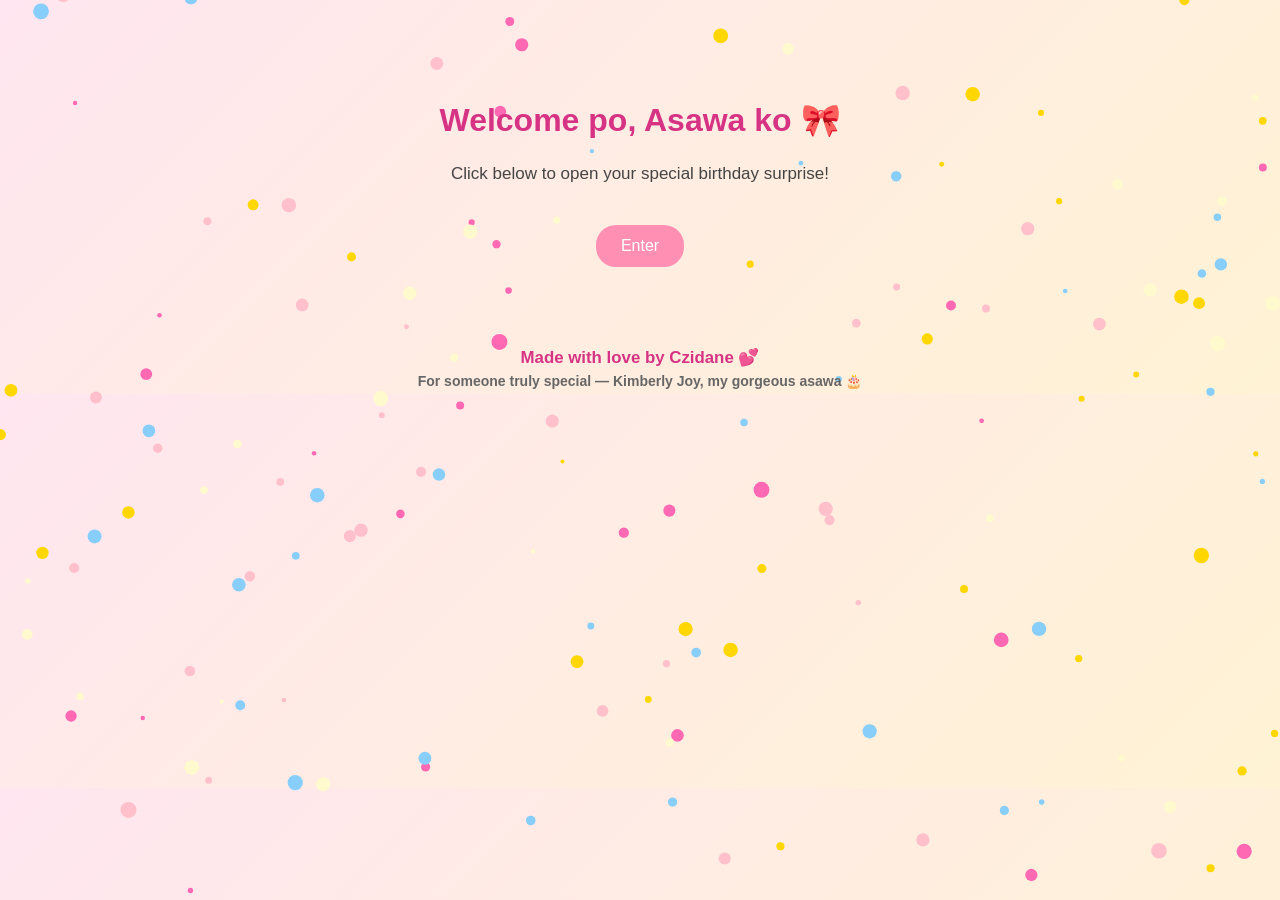
<file: index.html>
<!DOCTYPE html>
<html lang="en">
<head>
  <meta charset="UTF-8">
  <meta name="viewport" content="width=device-width, initial-scale=1.0">
  <title>Gift for Kimberly Joy 💖</title>
  <link rel="stylesheet" href="style.css">
  <script defer src="script.js"></script>
</head>
<body class="fade-in">
  <canvas id="confetti"></canvas>
  <div class="container">
    <h1>Welcome po, Asawa ko 🎀</h1>
<p>Click below to open your special birthday surprise!</p>
    <button onclick="window.location.href='home.html'">Enter</button>
  </div>
  <footer>
    <h3>Made with love by Czidane 💕</h3>
    <h3 class="small">For someone truly special — Kimberly Joy, my gorgeous asawa 🎂</h3>
  </footer>
</body>
</html>
</file>
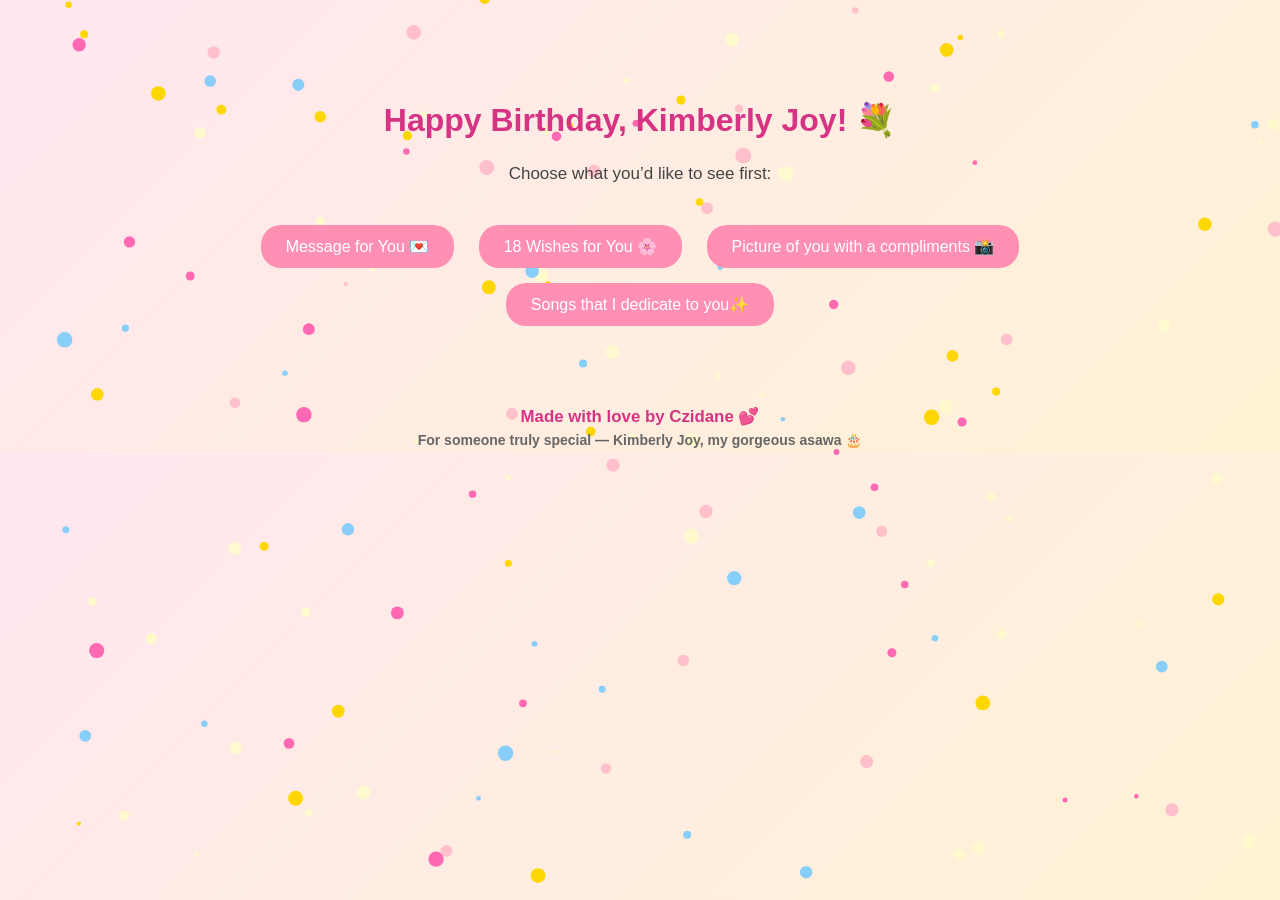
<file: home.html>
<!DOCTYPE html>
<html lang="en">
<head>
  <meta charset="UTF-8">
  <meta name="viewport" content="width=device-width, initial-scale=1.0">
  <title>Happy Birthday Kimberly Joy 🎉</title>
  <link rel="stylesheet" href="style.css">
  <script defer src="script.js"></script>
</head>
<body class="fade-in">
  <canvas id="confetti"></canvas>
  <div class="container">
    <h1>Happy Birthday, Kimberly Joy! 💐</h1>
    <p>Choose what you’d like to see first:</p>
    <div class="buttons">
      <button onclick="goTo('message.html')">Message for You 💌</button>
      <button onclick="goTo('wishes.html')">18 Wishes for You 🌸</button>
      <button onclick="goTo('memories.html')">Picture of you with a compliments 📸</button>
      <button onclick="goTo('songsforher.html')">Songs that I dedicate to you✨</button>
    </div>

    <audio id="bg-music" autoplay loop>
      <source src="music/youruniverse.mp3" type="audio/mpeg">
    </audio>
  </div>
   <footer>
    <h3>Made with love by Czidane 💕</h3>
    <h3 class="small">For someone truly special — Kimberly Joy, my gorgeous asawa 🎂</h3>
  </footer>
</body>
</html>
</file>
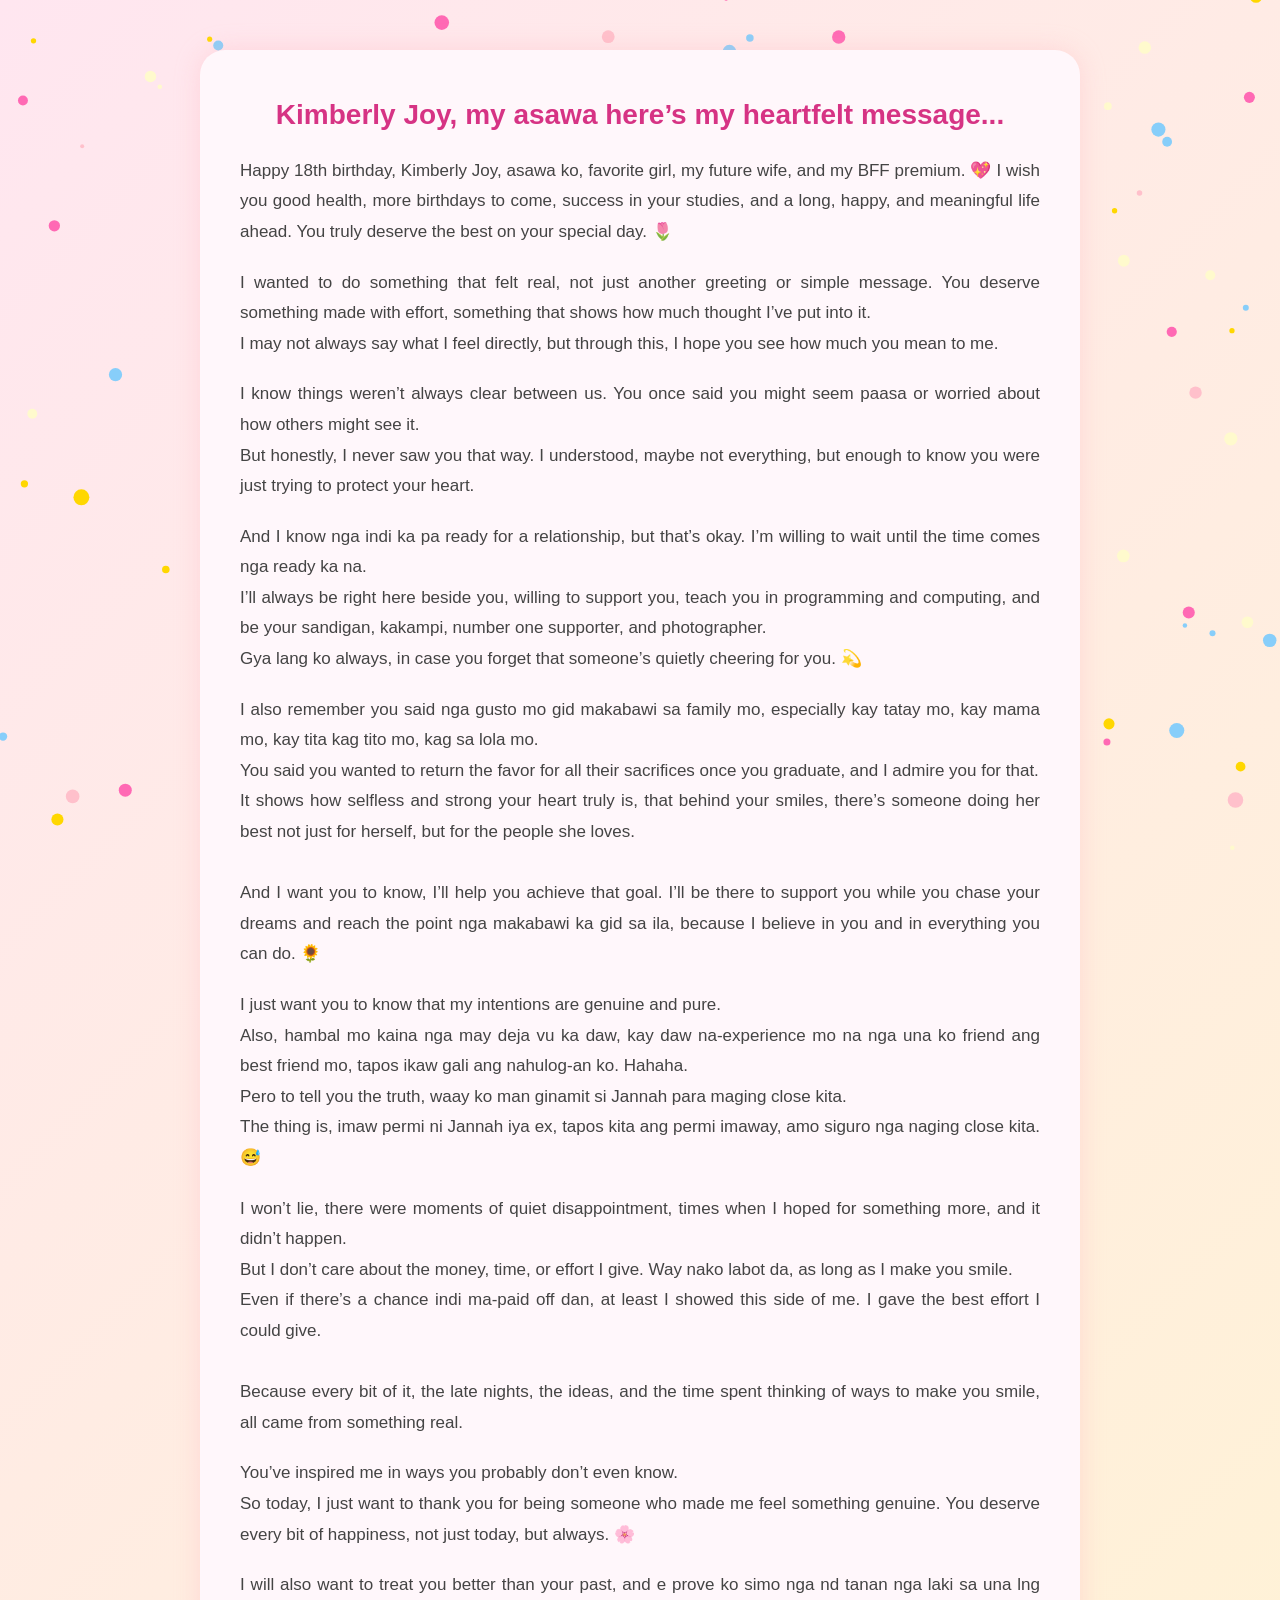
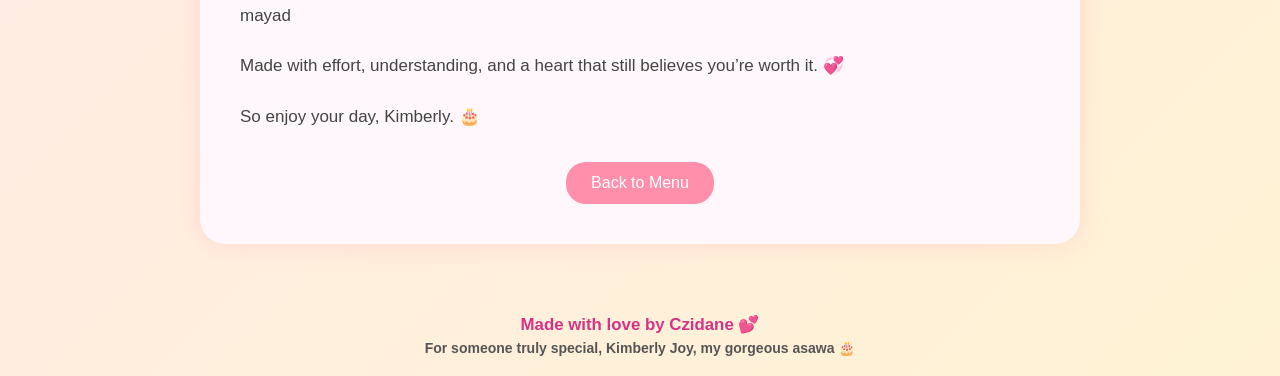
<file: message.html>
<!DOCTYPE html>
<html lang="en">
<head>
  <meta charset="UTF-8">
  <meta name="viewport" content="width=device-width, initial-scale=1.0">
  <title>Message for You 💌</title>
  <link rel="stylesheet" href="style.css">
  <script defer src="script.js"></script>

  <style>
    body {
      font-family: "Poppins", sans-serif;
      background-color: #fff0f6;
      margin: 0;
      padding: 0;
      color: #333;
    }

    .fade-in {
      animation: fadeIn 1.5s ease-in;
    }

    @keyframes fadeIn {
      from { opacity: 0; }
      to { opacity: 1; }
    }

    .container {
      background-color: #fff7fb;
      padding: 30px 40px;
      border-radius: 25px;
      box-shadow: 0 0 25px rgba(255, 182, 193, 0.4);
      max-width: 800px;
      margin: 50px auto;
    }

    h1 {
      text-align: center;
      color: #d63384;
      font-size: 28px;
      margin-bottom: 25px;
    }

    p {
      text-align: justify;
      line-height: 1.8;
      font-size: 17px;
      margin-bottom: 20px;
    }

    button {
      display: block;
      margin: 30px auto 10px auto;
      padding: 12px 25px;
      background-color: #ff8fab;
      color: white;
      border: none;
      border-radius: 20px;
      font-size: 16px;
      cursor: pointer;
      transition: 0.3s;
    }

    button:hover {
      background-color: #ff6b94;
      transform: scale(1.05);
    }

    footer {
      text-align: center;
      margin-top: 30px;
      padding: 15px;
    }

    footer h3 {
      margin: 5px;
      color: #d63384;
    }

    footer .small {
      font-size: 14px;
      color: #555;
    }
  </style>
</head>

<body class="fade-in message-page">
  <canvas id="confetti"></canvas>

  <div class="container">
    <h1>Kimberly Joy, my asawa here’s my heartfelt message...</h1>

    <p>Happy 18th birthday, Kimberly Joy, asawa ko, favorite girl, my future wife, and my BFF premium. 💖
    I wish you good health, more birthdays to come, success in your studies, and a long, happy, and meaningful life ahead. You truly deserve the best on your special day. 🌷</p>

    <p>I wanted to do something that felt real, not just another greeting or simple message. You deserve something made with effort, something that shows how much thought I’ve put into it.<br>
    I may not always say what I feel directly, but through this, I hope you see how much you mean to me.</p>

    <p>I know things weren’t always clear between us. You once said you might seem paasa or worried about how others might see it.<br>
    But honestly, I never saw you that way. I understood, maybe not everything, but enough to know you were just trying to protect your heart.</p>

    <p>And I know nga indi ka pa ready for a relationship, but that’s okay. I’m willing to wait until the time comes nga ready ka na.<br>
    I’ll always be right here beside you, willing to support you, teach you in programming and computing, and be your sandigan, kakampi, number one supporter, and photographer.<br>
    Gya lang ko always, in case you forget that someone’s quietly cheering for you. 💫</p>

    <p>I also remember you said nga gusto mo gid makabawi sa family mo, especially kay tatay mo, kay mama mo, kay tita kag tito mo, kag sa lola mo.<br>
    You said you wanted to return the favor for all their sacrifices once you graduate, and I admire you for that.<br>
    It shows how selfless and strong your heart truly is, that behind your smiles, there’s someone doing her best not just for herself, but for the people she loves.<br><br>
    And I want you to know, I’ll help you achieve that goal. I’ll be there to support you while you chase your dreams and reach the point nga makabawi ka gid sa ila, because I believe in you and in everything you can do. 🌻</p>

    <p>I just want you to know that my intentions are genuine and pure.<br>
    Also, hambal mo kaina nga may deja vu ka daw, kay daw na-experience mo na nga una ko friend ang best friend mo, tapos ikaw gali ang nahulog-an ko. Hahaha.<br>
    Pero to tell you the truth, waay ko man ginamit si Jannah para maging close kita.<br>
    The thing is, imaw permi ni Jannah iya ex, tapos kita ang permi imaway, amo siguro nga naging close kita. 😅</p>

    <p>I won’t lie, there were moments of quiet disappointment, times when I hoped for something more, and it didn’t happen.<br>
    But I don’t care about the money, time, or effort I give. Way nako labot da, as long as I make you smile.<br>
    Even if there’s a chance indi ma-paid off dan, at least I showed this side of me. I gave the best effort I could give.<br><br>
    Because every bit of it, the late nights, the ideas, and the time spent thinking of ways to make you smile, all came from something real.</p>

    <p>You’ve inspired me in ways you probably don’t even know.<br>
    So today, I just want to thank you for being someone who made me feel something genuine. You deserve every bit of happiness, not just today, but always. 🌸</p>
    <p>I will also want to treat you better than your past, and e prove ko simo nga nd tanan nga laki sa una lng mayad</p>

    <p>Made with effort, understanding, and a heart that still believes you’re worth it. 💞</p>
    <p>So enjoy your day, Kimberly. 🎂</p>

    <button onclick="goTo('home.html')">Back to Menu</button>
  </div>

  <audio id="bg-music" autoplay loop>
    <source src="music/youruniverse.mp3" type="audio/mpeg">
  </audio>

  <footer>
    <h3>Made with love by Czidane 💕</h3>
    <h3 class="small">For someone truly special, Kimberly Joy, my gorgeous asawa 🎂</h3>
  </footer>
</body>
</html>
</file>
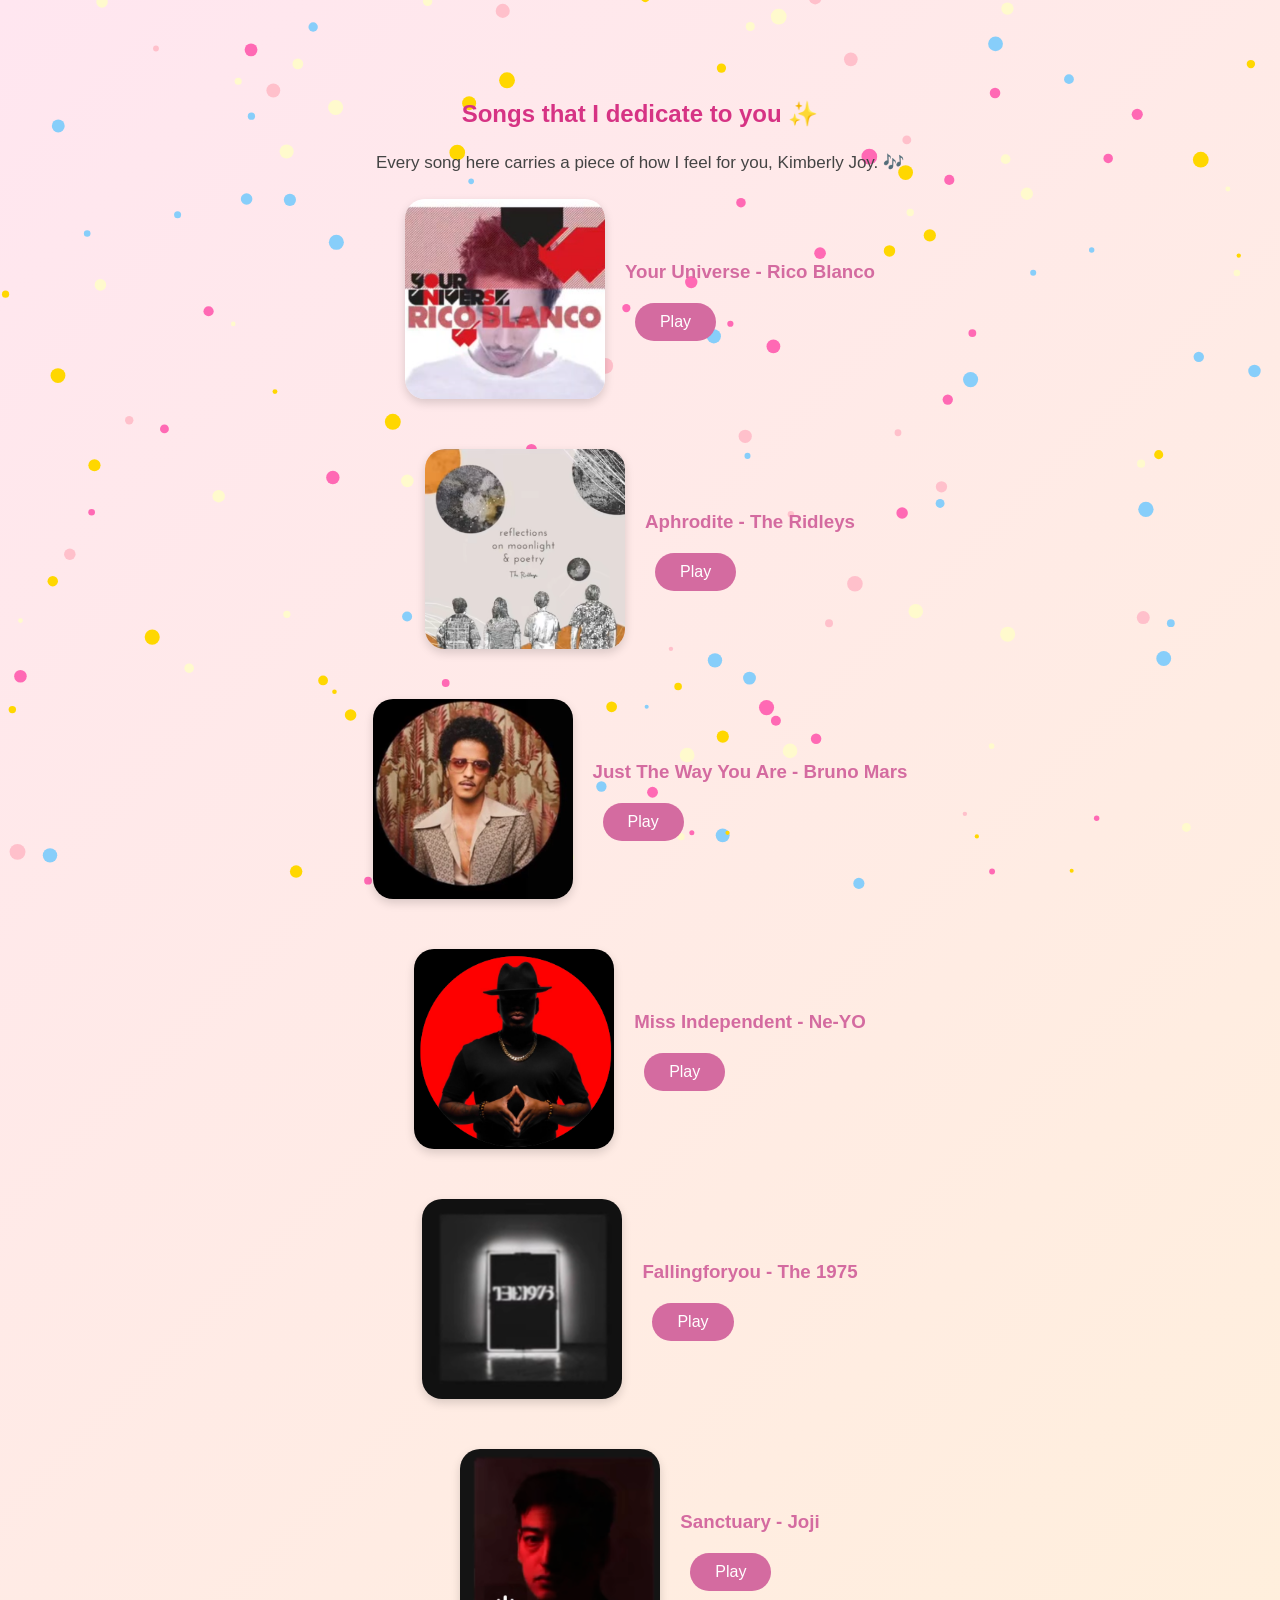
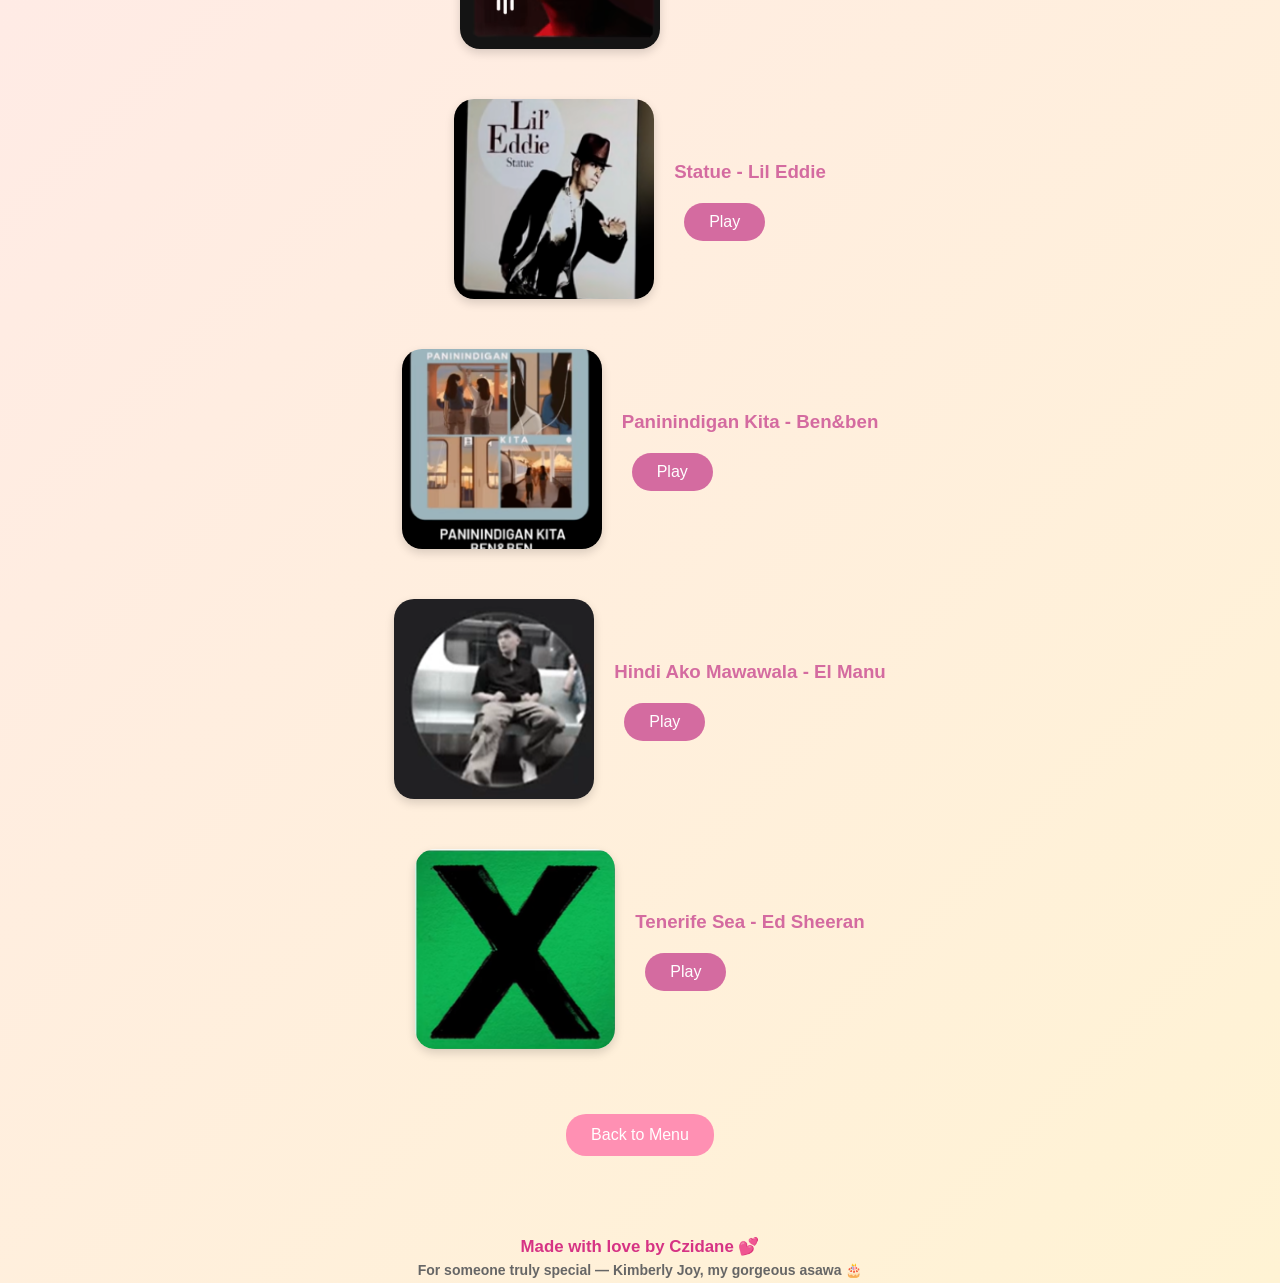
<file: songsforher.html>
<!DOCTYPE html>
<html lang="en">
<head>
  <meta charset="UTF-8">
  <meta name="viewport" content="width=device-width, initial-scale=1.0">
  <title>Songs that I dedicate to you ✨</title>
  <link rel="stylesheet" href="style.css">
  <script defer src="script.js"></script>
  <style>
    /* --- Song Page Styling Add-ons --- */
    .song-section {
      display: flex;
      flex-wrap: wrap;
      align-items: center;
      justify-content: center;
      margin-bottom: 50px;
      gap: 20px;
    }

    .song-section img {
      width: 200px;
      height: 200px;
      object-fit: cover;
      border-radius: 20px;
      box-shadow: 0 4px 10px rgba(0,0,0,0.15);
    }

    .song-info {
      max-width: 500px;
      text-align: left;
    }

    .song-info h3 {
      color: #d46ba0;
      margin: 5px 0 10px 0;
    }

    .song-description {
      color: #555;
      font-size: 16px;
      text-align: justify;
      margin-top: 10px;
      line-height: 1.7;
    }

    button.play-btn {
      background-color: #d46ba0;
      color: white;
      border: none;
      border-radius: 25px;
      padding: 10px 25px;
      font-size: 16px;
      cursor: pointer;
      transition: 0.3s;
      margin-top: 10px;
    }

    button.play-btn:hover {
      background-color: #b3668f;
    }

    audio {
      display: none;
    }
  </style>
</head>
<body class="fade-in">
  <canvas id="confetti"></canvas>

  <div class="container">
    <h2>Songs that I dedicate to you ✨</h2>
    <p>Every song here carries a piece of how I feel for you, Kimberly Joy. 🎶</p>

    <div class="song-section">
      <img src="songsalbum/youruniversealbum.png" alt="Your Universe Album">
      <div class="song-info">
        <h3>Your Universe - Rico Blanco</h3>
        <button class="play-btn" onclick="playSong('song1')">Play</button>
        <audio id="song1" src="music/youruniverse.mp3"></audio>
      </div>
    </div>
    <div class="song-section">
      <img src="songsalbum/aphroditealbum.png" alt="Your Universe Album">
      <div class="song-info">
        <h3>Aphrodite - The Ridleys</h3>
        <button class="play-btn" onclick="playSong('song2')">Play</button>
        <audio id="song2" src="music/aphrodite.mp3"></audio>
      </div>
    </div>
    <div class="song-section">
      <img src="songsalbum/justthewayyouarealbum.png" alt="Your Universe Album">
      <div class="song-info">
        <h3>Just The Way You Are - Bruno Mars</h3>
        <button class="play-btn" onclick="playSong('song3')">Play</button>
        <audio id="song3" src="music/justthewayyouare.mp3"></audio>
      </div>
    </div>
    <div class="song-section">
      <img src="songsalbum/missindependentalbum.png" alt="Your Universe Album">
      <div class="song-info">
        <h3>Miss Independent - Ne-YO</h3>
        <button class="play-btn" onclick="playSong('song4')">Play</button>
        <audio id="song4" src="music/missindependent.mp3"></audio>
      </div>
    </div>
    <div class="song-section">
      <img src="songsalbum/fallingforyoualbum.png" alt="Your Universe Album">
      <div class="song-info">
        <h3>Fallingforyou - The 1975</h3>
        <button class="play-btn" onclick="playSong('song5')">Play</button>
        <audio id="song5" src="music/fallingforyou.mp3"></audio>
      </div>
    </div>
    <div class="song-section">
      <img src="songsalbum/sanctuaryalbum.png" alt="Your Universe Album">
      <div class="song-info">
        <h3>Sanctuary - Joji</h3>
        <button class="play-btn" onclick="playSong('song6')">Play</button>
        <audio id="song6" src="music/sanctuary.mp3"></audio>
      </div>
    </div>
    <div class="song-section">
      <img src="songsalbum/statuealbum.png" alt="Your Universe Album">
      <div class="song-info">
        <h3>Statue - Lil Eddie</h3>
        <button class="play-btn" onclick="playSong('song7')">Play</button>
        <audio id="song7" src="music/statue.mp3"></audio>
      </div>
    </div>
    <div class="song-section">
      <img src="songsalbum/paninindigankitaalbum.png" alt="Your Universe Album">
      <div class="song-info">
        <h3>Paninindigan Kita - Ben&ben</h3>
        <button class="play-btn" onclick="playSong('song8')">Play</button>
        <audio id="song8" src="music/paninindigankita.mp3"></audio>
      </div>
    </div>
    <div class="song-section">
      <img src="songsalbum/hindiakomawawalaalbum.png" alt="Your Universe Album">
      <div class="song-info">
        <h3>Hindi Ako Mawawala - El Manu</h3>
        <button class="play-btn" onclick="playSong('song9')">Play</button>
        <audio id="song9" src="music/hindiakomawawala.mp3"></audio>
      </div>
    </div>
    <div class="song-section">
      <img src="songsalbum/tenerifeseaalbum.png" alt="Your Universe Album">
      <div class="song-info">
        <h3>Tenerife Sea - Ed Sheeran</h3>
        <button class="play-btn" onclick="playSong('song10')">Play</button>
        <audio id="song10" src="music/tenerifesea.mp3"></audio>
      </div>
    </div>
    <button onclick="goTo('home.html')">Back to Menu</button>
  </div>

 <footer>
    <h3>Made with love by Czidane 💕</h3>
    <h3 class="small">For someone truly special — Kimberly Joy, my gorgeous asawa 🎂</h3>
  </footer>

  <script>
    let currentSong = null;
    function playSong(id) {
      if (currentSong && currentSong !== document.getElementById(id)) {
        currentSong.pause();
        currentSong.currentTime = 0;
      }
      const song = document.getElementById(id);
      if (song.paused) {
        song.play();
        currentSong = song;
      } else {
        song.pause();
      }
    }
  </script>
</body>
</html>
</file>
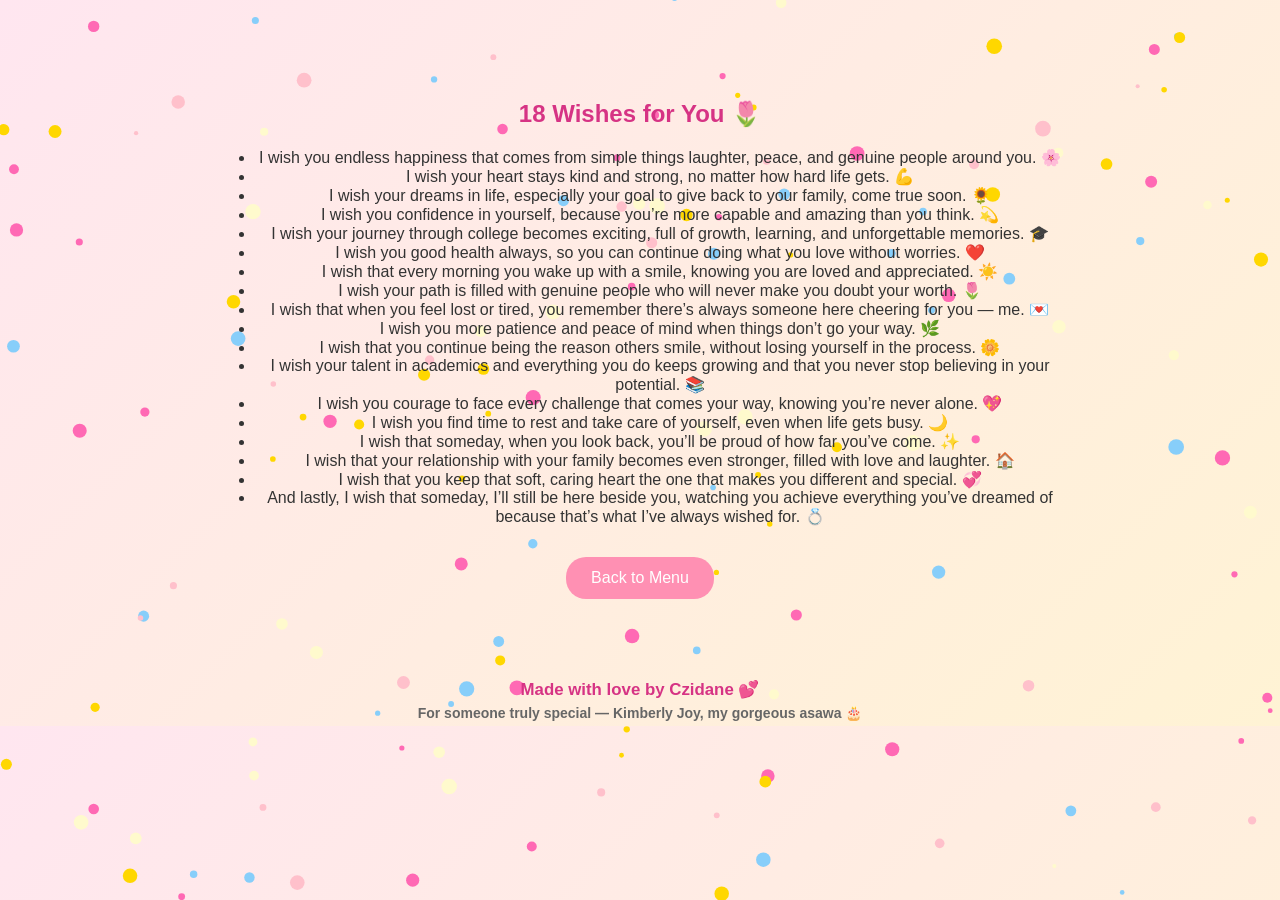
<file: wishes.html>
<!DOCTYPE html>
<html lang="en">
<head>
  <meta charset="UTF-8">
  <meta name="viewport" content="width=device-width, initial-scale=1.0">
  <title>18 Wishes for You 🌸</title>
  <link rel="stylesheet" href="style.css">
  <script defer src="script.js"></script>
</head>
<body class="fade-in">
    <canvas id="confetti"></canvas>
  <div class="container">
    <h2>18 Wishes for You 🌷</h2>
    <ul>
      <li>I wish you endless happiness that comes from simple things  laughter, peace, and genuine people around you. 🌸</li>
  <li>I wish your heart stays kind and strong, no matter how hard life gets. 💪</li>
  <li>I wish your dreams in life, especially your goal to give back to your family, come true soon. 🌻</li>
  <li>I wish you confidence in yourself, because you’re more capable and amazing than you think. 💫</li>
  <li>I wish your journey through college becomes exciting, full of growth, learning, and unforgettable memories. 🎓</li>
  <li>I wish you good health always, so you can continue doing what you love without worries. ❤️</li>
  <li>I wish that every morning you wake up with a smile, knowing you are loved and appreciated. ☀️</li>
  <li>I wish your path is filled with genuine people who will never make you doubt your worth. 🌷</li>
  <li>I wish that when you feel lost or tired, you remember there’s always someone here cheering for you — me. 💌</li>
  <li>I wish you more patience and peace of mind when things don’t go your way. 🌿</li>
  <li>I wish that you continue being the reason others smile, without losing yourself in the process. 🌼</li>
  <li>I wish your talent in academics and everything you do keeps growing  and that you never stop believing in your potential. 📚</li>
  <li>I wish you courage to face every challenge that comes your way, knowing you’re never alone. 💖</li>
  <li>I wish you find time to rest and take care of yourself, even when life gets busy. 🌙</li>
  <li>I wish that someday, when you look back, you’ll be proud of how far you’ve come. ✨</li>
  <li>I wish that your relationship with your family becomes even stronger, filled with love and laughter. 🏠</li>
  <li>I wish that you keep that soft, caring heart the one that makes you different and special. 💞</li>
  <li>And lastly, I wish that someday, I’ll still be here beside you, watching you achieve everything you’ve dreamed of because that’s what I’ve always wished for. 💍</li>
    </ul>
    <button onclick="goTo('home.html')">Back to Menu</button>
  </div>
   <audio id="bg-music" autoplay loop>
      <source src="music/youruniverse.mp3" type="audio/mpeg">
    </audio>
  <footer>
    <h3>Made with love by Czidane 💕</h3>
    <h3 class="small">For someone truly special — Kimberly Joy, my gorgeous asawa 🎂</h3>
  </footer>
</body>
</html>
</file>
<file: style.css>
/* 🌷 General Page Style */
body {
  margin: 0;
  font-family: 'Poppins', sans-serif;
  background: linear-gradient(135deg, #ffe6f0, #fff3d4);
  color: #333;
  text-align: center;
  overflow-y: auto; /* allows scroll for long messages */
  transition: background 1s ease-in-out;
}

/* ✨ Fade Animations */
.fade-in {
  animation: fadeIn 1s ease-in;
}
.fade-out {
  animation: fadeOut 0.5s ease-out forwards;
}
@keyframes fadeIn {
  from { opacity: 0; }
  to { opacity: 1; }
}
@keyframes fadeOut {
  from { opacity: 1; }
  to { opacity: 0; }
}

/* 💖 Container – default (no white box for other pages) */
.container {
  padding: 30px 40px;
  max-width: 850px;
  margin: 50px auto;
  position: relative;
  z-index: 1;
}

/* 💌 White box only for “Message for You 💌” page */
body.message-page .container {
  background-color: #fff7fb;
  border-radius: 25px;
  box-shadow: 0 0 25px rgba(255, 182, 193, 0.4);
}

/* 🎀 Text Styling */
h1, h2, h3 {
  color: #d63384;
  margin-bottom: 20px;
}

p {
  text-align: center;
  line-height: 1.8;
  font-size: 17px;
  color: #444;
  margin-bottom: 20px;
}

/* 💌 Buttons */
button {
  background: #ff90b3;
  border: none;
  padding: 12px 25px;
  color: white;
  font-size: 16px;
  border-radius: 20px;
  cursor: pointer;
  margin: 15px 10px 0 10px;
  transition: all 0.3s;
}
button:hover {
  background: #ff6b9a;
  transform: scale(1.05);
}

/* 🎉 Confetti Canvas */
canvas#confetti {
  position: fixed;
  top: 0;
  left: 0;
  pointer-events: none;
  width: 100%;
  height: 100%;
  z-index: 0;
}

/* 🖼️ Image Layout */
.image-section img {
  width: 70%;
  border-radius: 15px;
  margin-top: 15px;
  box-shadow: 0 0 15px rgba(255, 182, 193, 0.5);
}

/* 💬 Message Card (for text beside image) */
.message-container {
  padding: 40px;
  display: flex;
  justify-content: center;
}
.message-card {
  display: flex;
  flex-wrap: wrap;
  align-items: center;
  background: rgba(255, 255, 255, 0.8);
  border-radius: 20px;
  box-shadow: 0 4px 15px rgba(0, 0, 0, 0.1);
  padding: 25px;
  max-width: 900px;
}
.message-image {
  width: 280px;
  height: auto;
  border-radius: 15px;
  margin-right: 25px;
  margin-bottom: 15px;
  object-fit: cover;
  flex-shrink: 0;
}
.message-text {
  flex: 1;
  color: #444;
  font-size: 18px;
  line-height: 1.6;
}

/* 🖼️ Gallery for “Mga picture mo asawa ko” */
.gallery {
  display: flex;
  flex-wrap: wrap;
  justify-content: center;
  gap: 10px;
  margin-top: 20px;
}
.gallery img {
  width: auto;
  max-width: 200px;
  height: auto;
  border-radius: 15px;
  object-fit: cover;
  box-shadow: 0 0 10px rgba(0,0,0,0.1);
  transition: transform 0.3s;
}
.gallery img:hover {
  transform: scale(1.05);
}

/* 🩷 Handwritten Title */
.handwritten-title {
  font-family: "Pacifico", cursive;
  color: #d46ba0;
  margin-top: 15px;
  font-size: 22px;
}

/* 🌼 Footer */
footer {
  margin-top: 40px;
  font-size: 0.9em;
  color: #555;
  position: relative;
  z-index: 1;
}
footer h3 {
  margin: 5px 0;
}
footer .small {
  font-size: 14px;
  color: #666;
}
</file>
